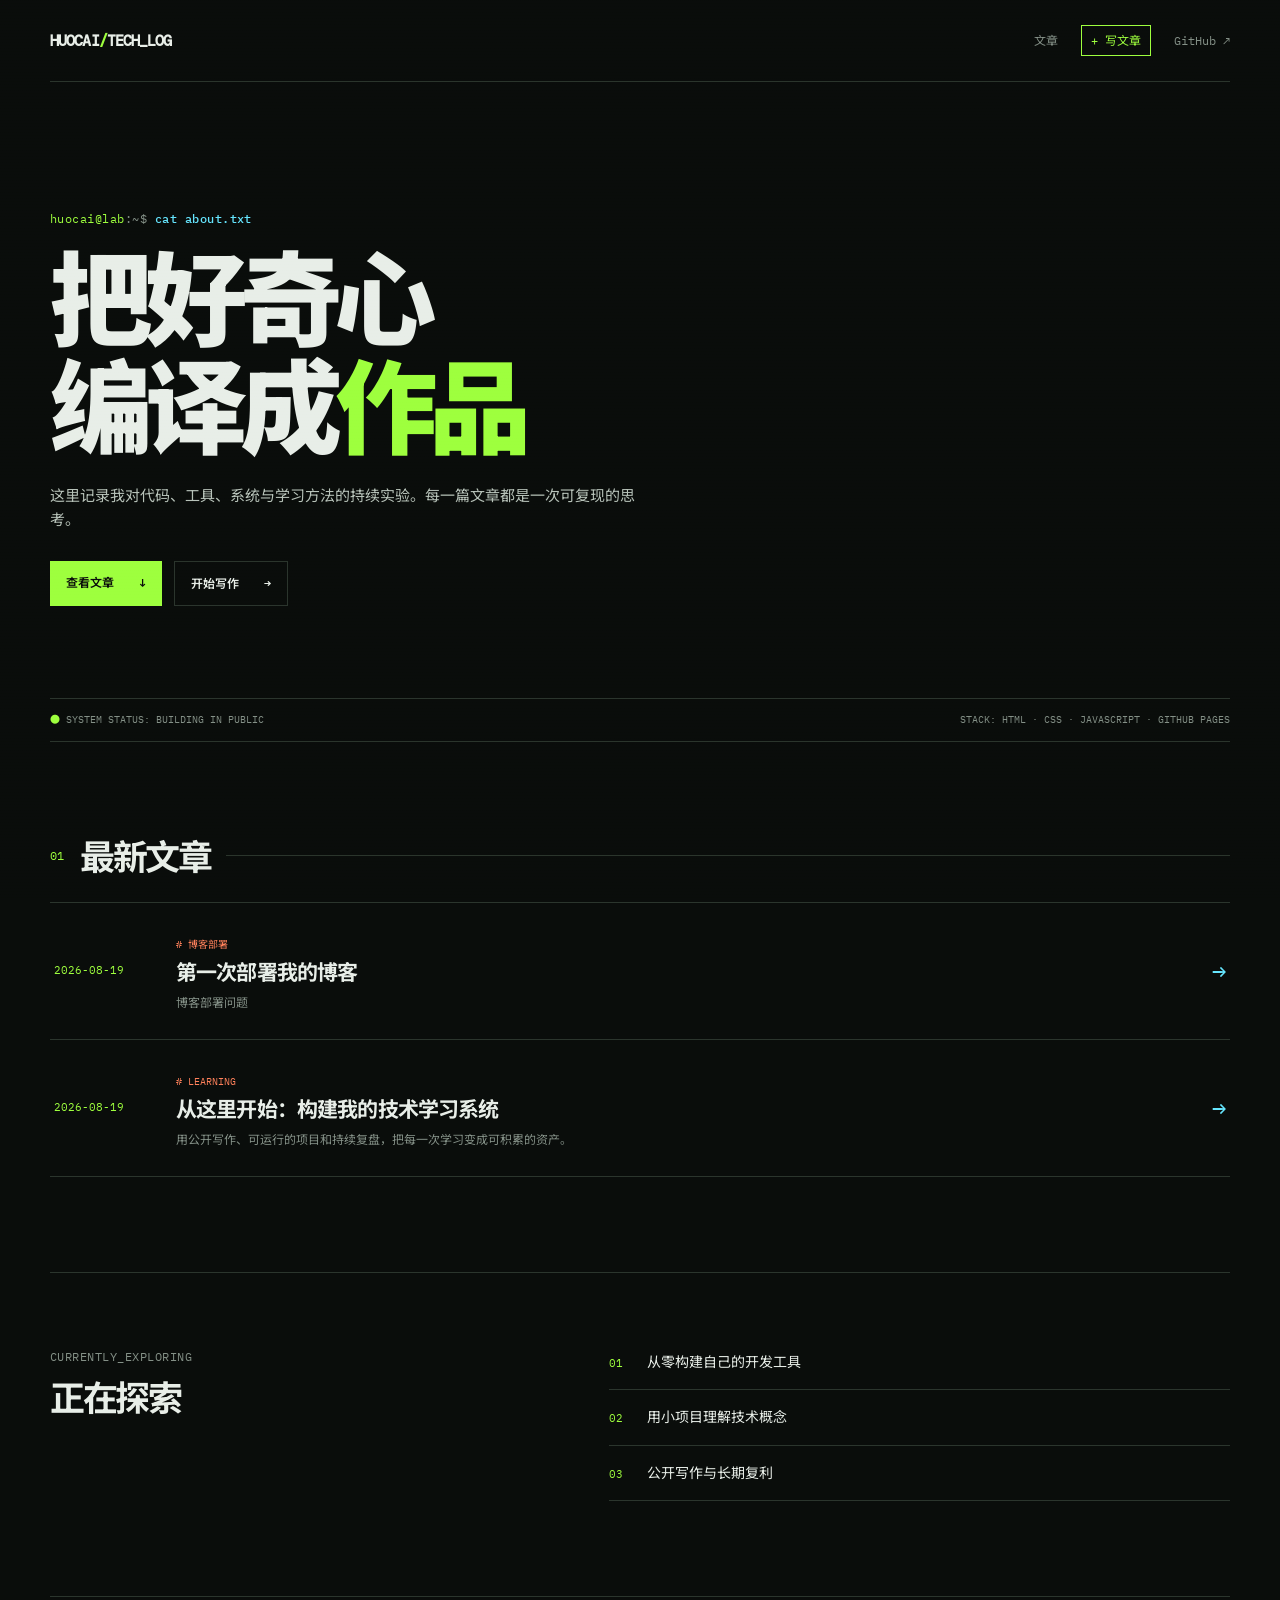
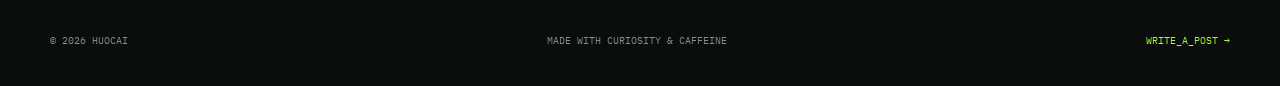
<file: index.html>
<!doctype html>
<html lang="zh-CN"><head><meta charset="UTF-8" /><meta name="viewport" content="width=device-width, initial-scale=1.0" /><meta name="description" content="火柴的技术学习博客，记录工程实践、代码与思考。" /><title>火柴 / TECH LOG</title><link rel="stylesheet" href="styles.css" /></head>
<body><div class="scanlines" aria-hidden="true"></div><header class="topbar"><a class="brand" href="./">HUOCAI<span>/</span>TECH_LOG</a><nav><a href="#posts">文章</a><a href="editor.html" class="write-link">+ 写文章</a><a href="https://github.com/huocai250" target="_blank" rel="noreferrer">GitHub ↗</a></nav></header>
<main><section class="hero"><p class="prompt"><span>huocai@lab</span>:~$ <b>cat about.txt</b></p><h1>把好奇心<br />编译成<span>作品</span></h1><p class="lede">这里记录我对代码、工具、系统与学习方法的持续实验。每一篇文章都是一次可复现的思考。</p><div class="hero-actions"><a class="button primary" href="#posts">查看文章 <i>↓</i></a><a class="button ghost" href="editor.html">开始写作 <i>→</i></a></div></section>
<section class="terminal-info"><p><span class="green">●</span> SYSTEM STATUS: BUILDING IN PUBLIC</p><p>STACK: HTML · CSS · JAVASCRIPT · GITHUB PAGES</p></section>
<section id="posts" class="post-section"><div class="section-title"><span>01</span><h2>最新文章</h2><span class="line"></span></div><div id="post-list" class="post-list" aria-live="polite"><p class="loading">正在读取文章索引…</p></div></section>
<section class="now-grid"><div><p class="label">CURRENTLY_EXPLORING</p><h2>正在探索</h2></div><ul><li><span>01</span> 从零构建自己的开发工具</li><li><span>02</span> 用小项目理解技术概念</li><li><span>03</span> 公开写作与长期复利</li></ul></section></main>
<footer><span>© 2026 HUOCAI</span><span>MADE WITH CURIOSITY &amp; CAFFEINE</span><a href="editor.html">WRITE_A_POST →</a></footer><script src="app.js"></script></body></html>
</file>
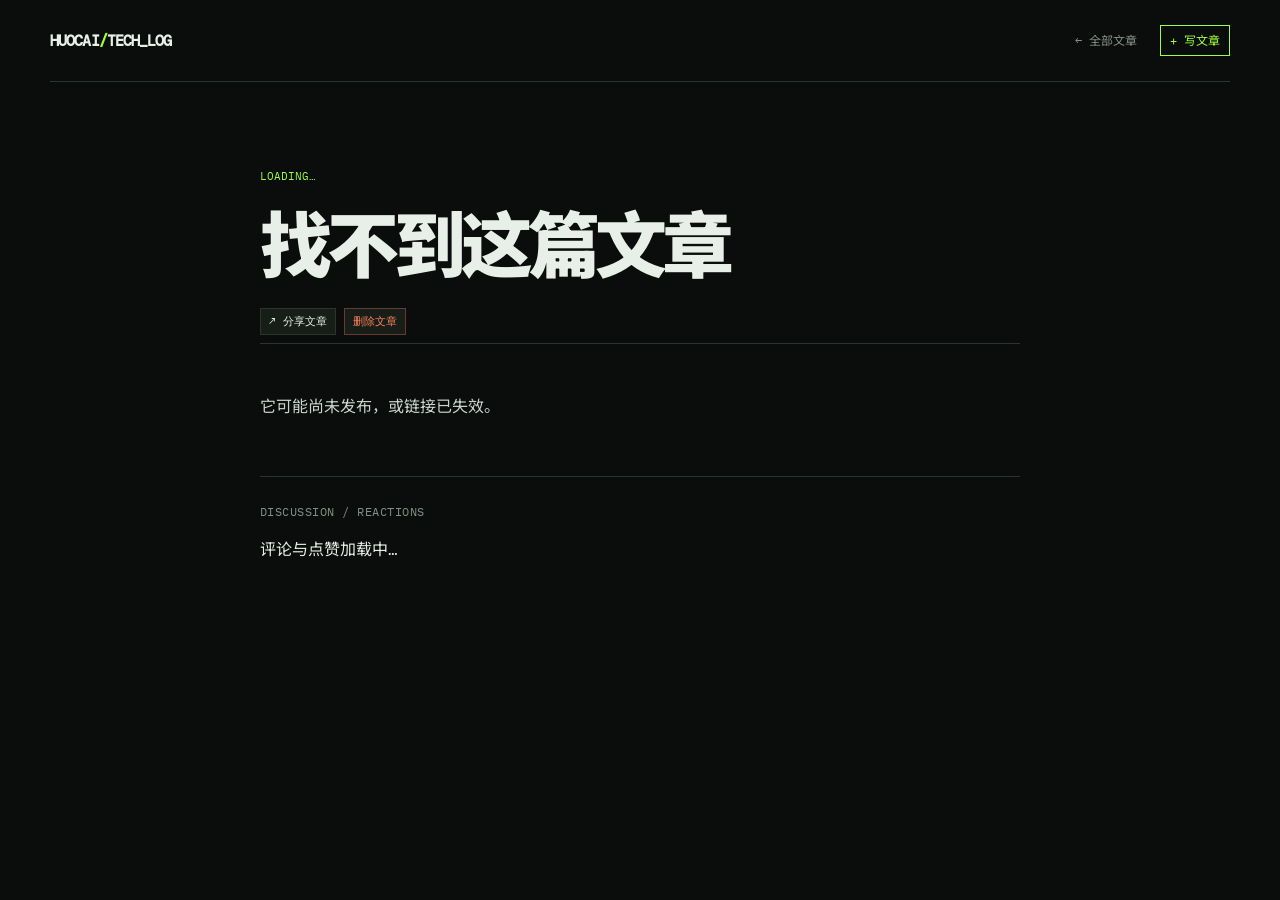
<file: article.html>
<!doctype html><html lang="zh-CN"><head><meta charset="UTF-8" /><meta name="viewport" content="width=device-width, initial-scale=1.0" /><title>文章 / 火柴 TECH LOG</title><link rel="stylesheet" href="styles.css" /></head><body><header class="topbar"><a class="brand" href="./">HUOCAI<span>/</span>TECH_LOG</a><nav><a href="./">← 全部文章</a><a href="editor.html" class="write-link">+ 写文章</a></nav></header><main class="article"><p id="meta" class="article-meta">LOADING…</p><h1 id="title">正在加载文章</h1><div class="article-actions"><button id="share" type="button">↗ 分享文章</button><button id="delete" type="button" class="danger">删除文章</button></div><article id="body" class="article-body"></article><section class="social"><p class="label">DISCUSSION / REACTIONS</p><div id="giscus"><p>评论与点赞加载中…</p></div></section><section id="delete-panel" class="delete-panel" hidden><p>确认删除？此操作会从公开文章列表中移除文章。</p><input id="delete-token" type="password" placeholder="输入 GitHub 细粒度令牌" /><button id="confirm-delete" type="button" class="danger">确认永久删除</button><p id="delete-status"></p></section></main><script src="blog-config.js"></script><script src="article.js"></script></body></html>
</file>
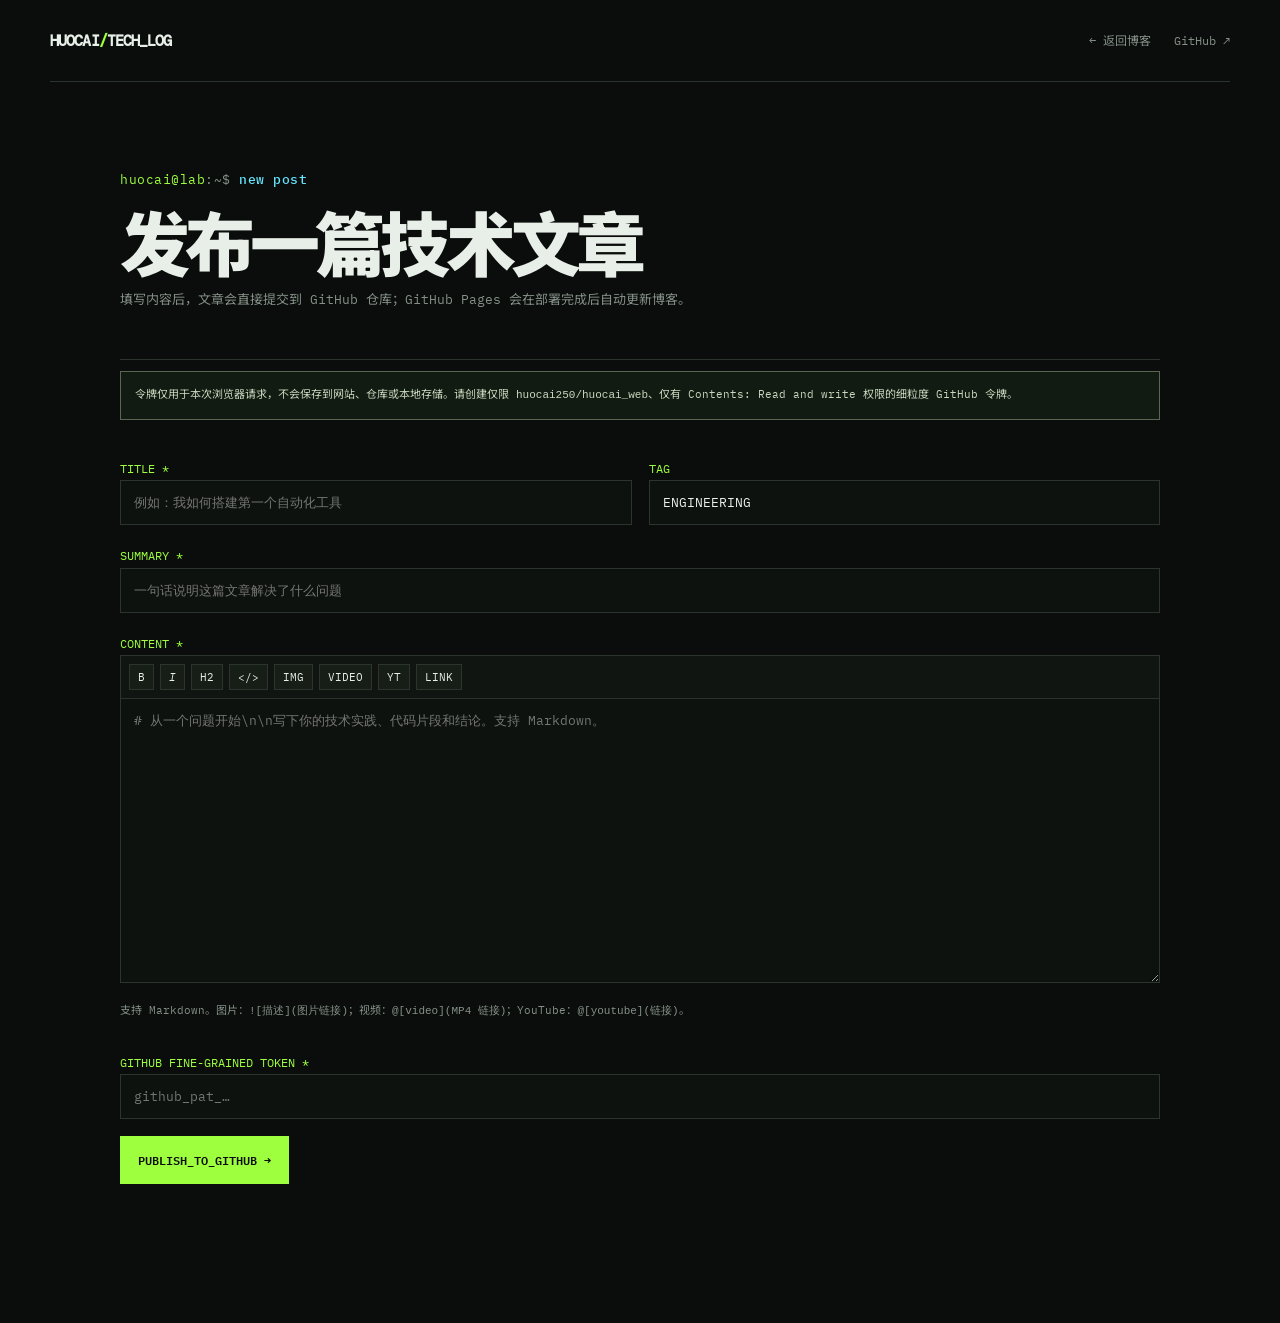
<file: editor.html>
<!doctype html><html lang="zh-CN"><head><meta charset="UTF-8" /><meta name="viewport" content="width=device-width, initial-scale=1.0" /><title>写文章 / 火柴 TECH LOG</title><link rel="stylesheet" href="styles.css" /></head><body><header class="topbar"><a class="brand" href="./">HUOCAI<span>/</span>TECH_LOG</a><nav><a href="./">← 返回博客</a><a href="https://github.com/huocai250" target="_blank" rel="noreferrer">GitHub ↗</a></nav></header><main class="editor-main"><section class="editor-head"><p class="prompt"><span>huocai@lab</span>:~$ <b>new post</b></p><h1>发布一篇技术文章</h1><p>填写内容后，文章会直接提交到 GitHub 仓库；GitHub Pages 会在部署完成后自动更新博客。</p></section><p class="notice">令牌仅用于本次浏览器请求，不会保存到网站、仓库或本地存储。请创建仅限 <code>huocai250/huocai_web</code>、仅有 Contents: Read and write 权限的细粒度 GitHub 令牌。</p><form id="publish-form" class="editor-form"><div class="form-row"><div><label for="title">TITLE *</label><input id="title" required placeholder="例如：我如何搭建第一个自动化工具" /></div><div><label for="tag">TAG</label><input id="tag" placeholder="ENGINEERING" value="ENGINEERING" /></div></div><div><label for="summary">SUMMARY *</label><input id="summary" required placeholder="一句话说明这篇文章解决了什么问题" /></div><div><label for="content">CONTENT *</label><div class="toolbar" aria-label="写作工具"><button type="button" data-wrap="**" title="粗体">B</button><button type="button" data-wrap="*" title="斜体"><em>I</em></button><button type="button" data-insert="## 小标题\n\n" title="小标题">H2</button><button type="button" data-insert="\`代码\`" title="行内代码">&lt;/&gt;</button><button type="button" data-template="![图片描述](https://图片地址)" title="图片">IMG</button><button type="button" data-template="@[video](https://视频文件地址.mp4)" title="视频">VIDEO</button><button type="button" data-template="@[youtube](https://www.youtube.com/watch?v=视频ID)" title="YouTube 视频">YT</button><button type="button" data-template="[链接文字](https://example.com)" title="链接">LINK</button></div><textarea id="content" required placeholder="# 从一个问题开始\n\n写下你的技术实践、代码片段和结论。支持 Markdown。"></textarea><p class="markdown-note">支持 Markdown。图片：<code>![描述](图片链接)</code>；视频：<code>@[video](MP4 链接)</code>；YouTube：<code>@[youtube](链接)</code>。</p></div><div><label for="token">GITHUB FINE-GRAINED TOKEN *</label><input id="token" type="password" autocomplete="off" required placeholder="github_pat_…" /></div><button class="publish" type="submit">PUBLISH_TO_GITHUB →</button><p id="publish-status" class="publish-status" role="status"></p></form></main><script src="editor.js"></script></body></html>
</file>
<file: styles.css>
@import url('https://fonts.googleapis.com/css2?family=DM+Mono:wght@400;500&family=IBM+Plex+Mono:wght@400;500;600&family=Noto+Sans+SC:wght@400;500;700;900&display=swap');
:root { --bg:#0a0d0b; --panel:#101511; --ink:#e8eee8; --muted:#849087; --line:#2b352d; --green:#9eff3e; --cyan:#66e6ff; --orange:#ff815b; }
* { box-sizing:border-box; } html { scroll-behavior:smooth; } body { margin:0; background:var(--bg); color:var(--ink); font-family:'IBM Plex Mono','Noto Sans SC',monospace; line-height:1.6; }.scanlines { pointer-events:none; position:fixed; inset:0; z-index:5; opacity:.16; background:repeating-linear-gradient(0deg,transparent 0 2px,rgba(158,255,62,.045) 3px); }
.topbar,main,footer { width:min(1180px,calc(100% - 48px)); margin:auto; }.topbar { height:82px; border-bottom:1px solid var(--line); display:flex; justify-content:space-between; align-items:center; }.brand { color:var(--ink); text-decoration:none; font:600 15px 'DM Mono',monospace; letter-spacing:-.06em; }.brand span,.green { color:var(--green); } nav { display:flex; gap:23px; align-items:center; } nav a { color:var(--muted); text-decoration:none; font-size:12px; } nav a:hover { color:var(--green); }.write-link { border:1px solid var(--green); color:var(--green)!important; padding:5px 9px; }
.hero { padding:115px 0 92px; max-width:900px; }.prompt,.label { color:var(--muted); font-size:12px; letter-spacing:.04em; }.prompt span { color:var(--green); }.prompt b { color:var(--cyan); font-weight:500; } h1,h2 { font-family:'Noto Sans SC',sans-serif; margin:0; letter-spacing:-.07em; line-height:1.05; } h1 { font-size:clamp(52px,8vw,106px); font-weight:900; } h1 span { color:var(--green); }.lede { color:#b8c3ba; max-width:610px; margin:29px 0; font-size:15px; }.hero-actions { display:flex; gap:12px; }.button { font-size:12px; padding:12px 16px; text-decoration:none; font-weight:600; }.primary { color:var(--bg); background:var(--green); }.ghost { color:var(--ink); border:1px solid var(--line); }.button i { font-style:normal; margin-left:18px; }.button:hover { box-shadow:4px 4px 0 var(--cyan); transform:translate(-2px,-2px); }
.terminal-info { border-top:1px solid var(--line); border-bottom:1px solid var(--line); padding:13px 0; display:flex; justify-content:space-between; gap:20px; color:var(--muted); font-size:10px; }.terminal-info p { margin:0; }.post-section { padding:95px 0; }.section-title { display:flex; align-items:center; gap:16px; margin-bottom:28px; }.section-title > span:first-child { color:var(--green); font-size:12px; }.section-title h2,.now-grid h2 { font-size:35px; }.line { height:1px; background:var(--line); flex:1; }.post-list { border-top:1px solid var(--line); }.post-card { display:grid; grid-template-columns:100px 1fr auto; gap:22px; align-items:center; padding:27px 4px; border-bottom:1px solid var(--line); text-decoration:none; color:var(--ink); transition:.18s; }.post-card:hover { padding-left:14px; background:var(--panel); }.post-date { color:var(--green); font-size:11px; }.post-card h3 { font:700 21px 'Noto Sans SC',sans-serif; letter-spacing:-.04em; margin:0; }.post-card p { color:var(--muted); font-size:12px; margin:7px 0 0; }.post-arrow { color:var(--cyan); font-size:24px; }.tag { color:var(--orange); font-size:10px; }.loading { color:var(--muted); font-size:12px; padding:25px 0; }
.now-grid { border-top:1px solid var(--line); padding:62px 0 95px; display:grid; grid-template-columns:.9fr 1.1fr; gap:50px; }.now-grid ul { list-style:none; padding:0; margin:0; }.now-grid li { border-bottom:1px solid var(--line); padding:16px 0; font-size:14px; }.now-grid li span { color:var(--green); font-size:11px; padding-right:16px; } footer { border-top:1px solid var(--line); min-height:90px; display:flex; align-items:center; justify-content:space-between; color:var(--muted); font-size:10px; } footer a { color:var(--green); text-decoration:none; }
.editor-main { width:min(1040px,calc(100% - 48px)); margin:0 auto; padding:75px 0 100px; }.editor-head { border-bottom:1px solid var(--line); padding-bottom:35px; }.editor-head h1 { font-size:clamp(39px,6vw,70px); }.editor-head p { color:var(--muted); max-width:680px; font-size:13px; }.notice { border:1px solid #596752; background:#121b11; padding:14px; color:#c7d6be; font-size:11px; }.editor-form { margin-top:35px; display:grid; gap:17px; }.editor-form label { color:var(--green); font-size:12px; }.editor-form input,.editor-form textarea { width:100%; background:#0d120e; border:1px solid var(--line); color:var(--ink); font:13px 'IBM Plex Mono',monospace; padding:13px; outline:none; }.editor-form textarea { min-height:285px; resize:vertical; }.editor-form input:focus,.editor-form textarea:focus { border-color:var(--green); }.form-row { display:grid; grid-template-columns:1fr 1fr; gap:17px; }.publish { justify-self:start; border:0; background:var(--green); color:var(--bg); padding:14px 18px; font:600 12px 'IBM Plex Mono',monospace; cursor:pointer; }.publish:disabled { opacity:.5; cursor:wait; }.publish-status { font-size:12px; color:var(--muted); }.publish-status.error { color:var(--orange); }.markdown-note { color:var(--muted); font-size:11px; }
.toolbar { display:flex; flex-wrap:wrap; gap:6px; padding:8px; border:1px solid var(--line); border-bottom:0; background:#101511; }.toolbar button,.article-actions button { border:1px solid var(--line); background:#171e18; color:var(--ink); cursor:pointer; font:11px 'IBM Plex Mono',monospace; padding:5px 8px; }.toolbar button:hover,.article-actions button:hover { border-color:var(--green); color:var(--green); }.editor-form .toolbar + textarea { border-top-color:#29342b; }.article-actions { display:flex; flex-wrap:wrap; gap:8px; margin:22px 0 8px; }.article-actions .danger,.danger { border-color:#683b31!important; color:var(--orange)!important; }.article-body img,.article-body video { display:block; width:100%; max-width:100%; margin:25px 0; border:1px solid var(--line); }.embed { position:relative; padding-top:56.25%; margin:25px 0; }.embed iframe { position:absolute; inset:0; width:100%; height:100%; border:1px solid var(--line); }.social { border-top:1px solid var(--line); margin-top:55px; padding-top:25px; }.social > p { margin:0 0 15px; }.delete-panel { border:1px solid #683b31; background:#1a100e; padding:18px; margin-top:25px; }.delete-panel p { color:#f1c3b8; font-size:12px; }.delete-panel input { background:#0d120e; border:1px solid var(--line); color:var(--ink); padding:10px; width:min(440px,100%); margin-right:8px; }
.article { width:min(760px,calc(100% - 48px)); margin:0 auto; padding:75px 0 110px; }.article-meta { color:var(--green); font-size:11px; }.article h1 { font-size:clamp(40px,6vw,72px); margin:17px 0 30px; }.article-body { border-top:1px solid var(--line); padding-top:30px; color:#cbd4cc; font-family:'Noto Sans SC',sans-serif; line-height:1.9; }.article-body h2 { margin:30px 0 12px; font-size:27px; }.article-body code { font-family:'IBM Plex Mono',monospace; color:var(--cyan); }.article-body pre { overflow:auto; padding:16px; background:#101511; border:1px solid var(--line); }.article-body pre code { color:#d7e7d8; }.article-body a { color:var(--green); }
@media(max-width:700px) { .topbar,main,footer { width:min(100% - 32px,1180px); }.topbar { height:66px; }.brand { font-size:13px; } nav { gap:13px; } nav a:first-child { display:none; }.hero { padding:80px 0 66px; }.terminal-info { display:block; }.terminal-info p + p { margin-top:6px; }.post-card { grid-template-columns:1fr auto; gap:6px; }.post-date { grid-column:1/-1; }.post-card h3 { font-size:18px; }.post-card p { grid-column:1/-1; }.post-arrow { grid-column:2; grid-row:2; }.now-grid { grid-template-columns:1fr; gap:25px; }.form-row { grid-template-columns:1fr; } footer { padding:25px 0; min-height:0; gap:8px; flex-direction:column; align-items:flex-start; } }
</file>
